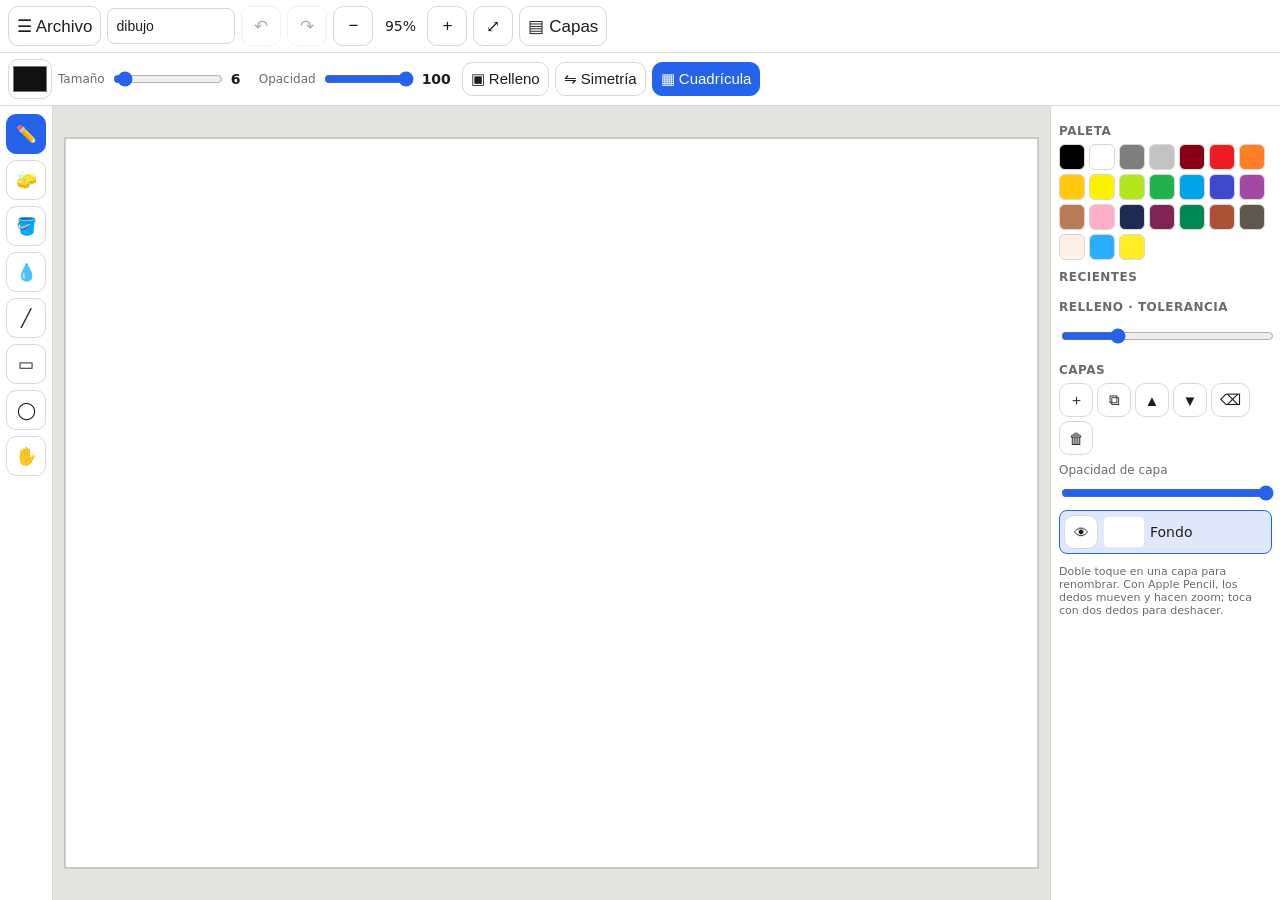
<file: index.html>
<!DOCTYPE html>
<html lang="es">

<head>
    <meta charset="utf-8">

    <meta
        name="viewport"
        content="width=device-width, initial-scale=1, maximum-scale=1, user-scalable=no, viewport-fit=cover"
    >

    <title>Dibujo</title>
    <link rel="stylesheet" href="style.css">
</head>

<body>
    <div id="app">

        <header>
            <button class="b" id="bFile" title="Archivo (Ctrl+S)">
                ☰ Archivo
            </button>

            <input
                type="text"
                id="nm"
                value="dibujo"
                style="width: 110px"
                aria-label="Nombre"
            >

            <button class="b" id="bUn" title="Deshacer (Ctrl+Z)">↶</button>
            <button class="b" id="bRe" title="Rehacer (Ctrl+Shift+Z)">↷</button>

            <button class="b" id="zo">−</button>
            <span id="zl" style="min-width: 42px; text-align: center">100%</span>
            <button class="b" id="zi">+</button>

            <button class="b" id="zf" title="Ajustar (Ctrl+0)">⤢</button>

            <button class="b" id="bP" title="Capas y paleta (Tab)">
                ▤ Capas
            </button>
        </header>

        <div id="opts">
            <input
                type="color"
                id="col"
                value="#111111"
                aria-label="Color"
            >

            <label>Tamaño</label>

            <input
                type="range"
                id="sz"
                min="1"
                max="120"
                value="6"
                style="width: 110px"
            >

            <b id="szv" style="min-width: 22px">6</b>

            <label>Opacidad</label>

            <input
                type="range"
                id="op"
                min="5"
                max="100"
                value="100"
                style="width: 90px"
            >

            <b id="opv" style="min-width: 34px">100</b>

            <button class="b sm" id="tFill" title="Formas rellenas">
                ▣ Relleno
            </button>

            <button class="b sm" id="tSym" title="Simetría vertical (M)">
                ⇋ Simetría
            </button>

            <button class="b sm" id="tGrid" title="Cuadrícula pixel">
                ▦ Cuadrícula
            </button>
        </div>

        <div id="tools">
            <button class="b" data-t="brush" title="Pincel (B)">✏️</button>
            <button class="b" data-t="eraser" title="Borrador (E)">🧽</button>
            <button class="b" data-t="fill" title="Relleno (G)">🪣</button>
            <button class="b" data-t="pick" title="Cuentagotas (I)">💧</button>
            <button class="b" data-t="line" title="Línea (L) · Shift = recta">╱</button>
            <button class="b" data-t="rect" title="Rectángulo (R) · Shift = cuadrado">▭</button>
            <button class="b" data-t="ellipse" title="Elipse (O) · Shift = círculo">◯</button>
            <button class="b" data-t="hand" title="Mover vista (H / Espacio)">✋</button>
        </div>

        <main>
            <div id="cw">
                <canvas id="view"></canvas>
            </div>

            <div id="panel">
                <h4>Paleta</h4>
                <div id="pal"></div>

                <h4>Recientes</h4>
                <div id="rec"></div>

                <h4>Relleno · tolerancia</h4>

                <input
                    type="range"
                    id="tol"
                    min="0"
                    max="128"
                    value="32"
                    style="width: 100%"
                >

                <h4>Capas</h4>

                <div class="row" style="margin-bottom: 6px">
                    <button class="b sm" id="lA" title="Nueva capa">＋</button>
                    <button class="b sm" id="lD" title="Duplicar">⧉</button>
                    <button class="b sm" id="lU" title="Subir">▲</button>
                    <button class="b sm" id="lW" title="Bajar">▼</button>
                    <button class="b sm" id="lC" title="Vaciar capa (Supr)">⌫</button>
                    <button class="b sm" id="lX" title="Eliminar">🗑</button>
                </div>

                <label>Opacidad de capa</label>

                <input
                    type="range"
                    id="lo"
                    min="0"
                    max="100"
                    value="100"
                    style="width: 100%"
                >

                <div id="ll"></div>

                <p style="font-size: 11px; color: var(--mut)">
                    Doble toque en una capa para renombrar. Con Apple Pencil,
                    los dedos mueven y hacen zoom; toca con dos dedos para deshacer.
                </p>
            </div>
        </main>
    </div>

    <dialog id="dF">
        <button class="b" id="bNew">📄 Nuevo lienzo…</button>
        <button class="b" id="bOpen">📂 Abrir archivo (.json / imagen)</button>
        <button class="b" id="bPng">🖼 Descargar PNG</button>
        <button class="b" id="bJson">💾 Descargar proyecto (capas)</button>

        <hr style="border: 0; border-top: 1px solid var(--bd)">

        <button class="b" id="bDs">☁️ Guardar en Google Drive</button>
        <button class="b" id="bDo">☁️ Abrir desde Google Drive</button>

        <label>Client ID de Google (OAuth, tipo Web)</label>

        <input
            type="text"
            id="cid"
            style="width: 100%; box-sizing: border-box; margin: 4px 0"
            placeholder="xxxx.apps.googleusercontent.com"
        >

        <div id="dmsg" style="font-size: 12px; color: var(--mut)"></div>
        <div id="dl"></div>

        <button
            class="b"
            onclick="this.closest('dialog').close()"
            style="margin-top: 8px"
        >
            Cerrar
        </button>
    </dialog>

    <dialog id="dN">
        <label>Tamaño</label>
        <br>

        <select
            id="pre"
            style="width: 100%; margin: 4px 0 8px"
        >
            <option value="1024,768,0">1024 × 768</option>
            <option value="1920,1080,0">1920 × 1080</option>
            <option value="2048,1536,0">2048 × 1536</option>

            <option value="32,32,1">Pixel art 32 × 32</option>
            <option value="64,64,1">Pixel art 64 × 64</option>
            <option value="128,128,1">Pixel art 128 × 128</option>
            <option value="256,256,1">Pixel art 256 × 256</option>
        </select>

        <div class="row">
            <input
                type="number"
                id="nw"
                value="1024"
                min="1"
                max="4096"
                style="width: 80px"
            >

            <span>×</span>

            <input
                type="number"
                id="nh"
                value="768"
                min="1"
                max="4096"
                style="width: 80px"
            >

            <label style="display: flex; align-items: center; gap: 4px">
                <input type="checkbox" id="npx">
                pixel art
            </label>
        </div>

        <button
            class="b"
            id="nOk"
            style="margin-top: 12px; text-align: center"
        >
            Crear
        </button>

        <button
            class="b"
            onclick="this.closest('dialog').close()"
            style="text-align: center"
        >
            Cancelar
        </button>
    </dialog>

    <input type="file" id="fi" accept=".json,image/*" hidden>

    <div id="toast"></div>

    <script src="app.js"></script>
</body>
</html>
</file>
<file: style.css>
:root {
    --bg: #f3f3f1;
    --pn: #ffffff;
    --fg: #1d1d1b;
    --mut: #6b6b66;
    --bd: #d9d9d4;
    --ac: #2563eb;
    --cv: #e4e4e0;

    box-sizing: border-box;
    padding-top: env(safe-area-inset-top, 0px);
    padding-bottom: env(safe-area-inset-bottom, 0px);
}

@media (prefers-color-scheme: dark) {
    :root:not([data-theme="light"]) {
        --bg: #1b1b1a;
        --pn: #272726;
        --fg: #ececea;
        --mut: #9a9a94;
        --bd: #3d3d3a;
        --ac: #6ea0ff;
        --cv: #2e2e2c;

        color-scheme: dark;
    }
}

:root[data-theme="dark"] {
    --bg: #1b1b1a;
    --pn: #272726;
    --fg: #ececea;
    --mut: #9a9a94;
    --bd: #3d3d3a;
    --ac: #6ea0ff;
    --cv: #2e2e2c;

    color-scheme: dark;
}


html {
    scroll-padding-top: env(safe-area-inset-top, 0px);
}

html,
body {
    height: 100%;
    margin: 0;
    overscroll-behavior: none;
}

body {
    background: var(--bg);
    color: var(--fg);
    font: 14px system-ui, -apple-system, sans-serif;

    -webkit-user-select: none;
    user-select: none;
    -webkit-touch-callout: none;
    touch-action: none;
}

#app {
    display: grid;
    grid-template-columns: auto 1fr;
    grid-template-rows: auto auto 1fr;
    height: 100%;
}

header,
#opts {
    grid-column: 1 / 3;

    display: flex;
    align-items: center;
    gap: 6px;

    padding: 6px 8px;
    background: var(--pn);
    border-bottom: 1px solid var(--bd);

    overflow-x: auto;
    white-space: nowrap;
}


#tools {
    display: flex;
    flex-direction: column;
    gap: 6px;

    padding: 8px 6px;
    background: var(--pn);
    border-right: 1px solid var(--bd);

    overflow-y: auto;
}


main {
    display: flex;
    position: relative;

    min-height: 0;
    min-width: 0;
}

#cw {
    flex: 1;
    min-width: 0;
    position: relative;
}

#view {
    position: absolute;
    inset: 0;

    width: 100%;
    height: 100%;

    touch-action: none;
    cursor: crosshair;
}


#panel {
    box-sizing: border-box;
    flex: none;

    width: 230px;
    padding: 8px;

    background: var(--pn);
    border-left: 1px solid var(--bd);

    overflow-y: auto;
}

#panel.off {
    display: none;
}


.b {
    flex: none;

    min-width: 40px;
    height: 40px;
    padding: 0 8px;

    border: 1px solid var(--bd);
    border-radius: 10px;

    background: var(--pn);
    color: var(--fg);

    font-size: 17px;
    cursor: pointer;
}

.b.on {
    background: var(--ac);
    color: #ffffff;
    border-color: var(--ac);
}

.b:disabled {
    opacity: 0.35;
}

.sm {
    min-width: 34px;
    height: 34px;
    font-size: 15px;
}

input[type="color"] {
    flex: none;

    width: 44px;
    height: 40px;
    padding: 2px;

    border: 1px solid var(--bd);
    border-radius: 10px;

    background: var(--pn);
}

input[type="range"] {
    height: 28px;
    accent-color: var(--ac);
}

input[type="text"],
input[type="number"],
select {
    height: 34px;
    padding: 0 8px;

    border: 1px solid var(--bd);
    border-radius: 8px;

    background: var(--pn);
    color: var(--fg);

    font-size: 14px;

    -webkit-user-select: text;
    user-select: text;
}

label {
    color: var(--mut);
    font-size: 12px;
}

h4 {
    margin: 10px 0 6px;

    color: var(--mut);
    font-size: 12px;
    font-weight: 600;

    text-transform: uppercase;
    letter-spacing: 0.04em;
}

#pal,
#rec {
    display: flex;
    flex-wrap: wrap;
    gap: 4px;
}

.sw {
    width: 24px;
    height: 24px;

    border: 1px solid var(--bd);
    border-radius: 6px;

    cursor: pointer;
}

.ly {
    display: flex;
    align-items: center;
    gap: 6px;

    padding: 4px;
    margin-bottom: 4px;

    border: 1px solid var(--bd);
    border-radius: 8px;

    cursor: pointer;
}

.ly.on {
    border-color: var(--ac);
    background: color-mix(
        in srgb,
        var(--ac) 14%,
        transparent
    );
}

.ly canvas {
    flex: none;

    width: 40px;
    height: 30px;

    border-radius: 4px;
    background: var(--cv);
}

.ly span {
    flex: 1;

    overflow: hidden;
    text-overflow: ellipsis;
    white-space: nowrap;
}


.row {
    display: flex;
    flex-wrap: wrap;
    gap: 4px;
}

dialog {
    width: calc(100% - 32px);
    max-width: 380px;
    padding: 16px;

    border: 1px solid var(--bd);
    border-radius: 14px;

    background: var(--pn);
    color: var(--fg);
}

dialog::backdrop {
    background: #0006;
}

dialog .b {
    width: 100%;
    margin-bottom: 6px;

    text-align: left;
}

#toast {
    position: fixed;
    z-index: 20;

    left: 50%;
    bottom: calc(20px + env(safe-area-inset-bottom, 0px));

    padding: 8px 14px;

    transform: translateX(-50%);

    border-radius: 20px;

    background: #222222;
    color: #ffffff;

    opacity: 0;
    transition: opacity 0.2s;

    pointer-events: none;
}


#dl .b {
    font-size: 13px;
}


@media (max-width: 900px) {
    #panel {
        position: absolute;

        top: 0;
        right: 0;
        bottom: 0;

        z-index: 5;

        box-shadow: -4px 0 16px #0004;
    }
}
</file>
